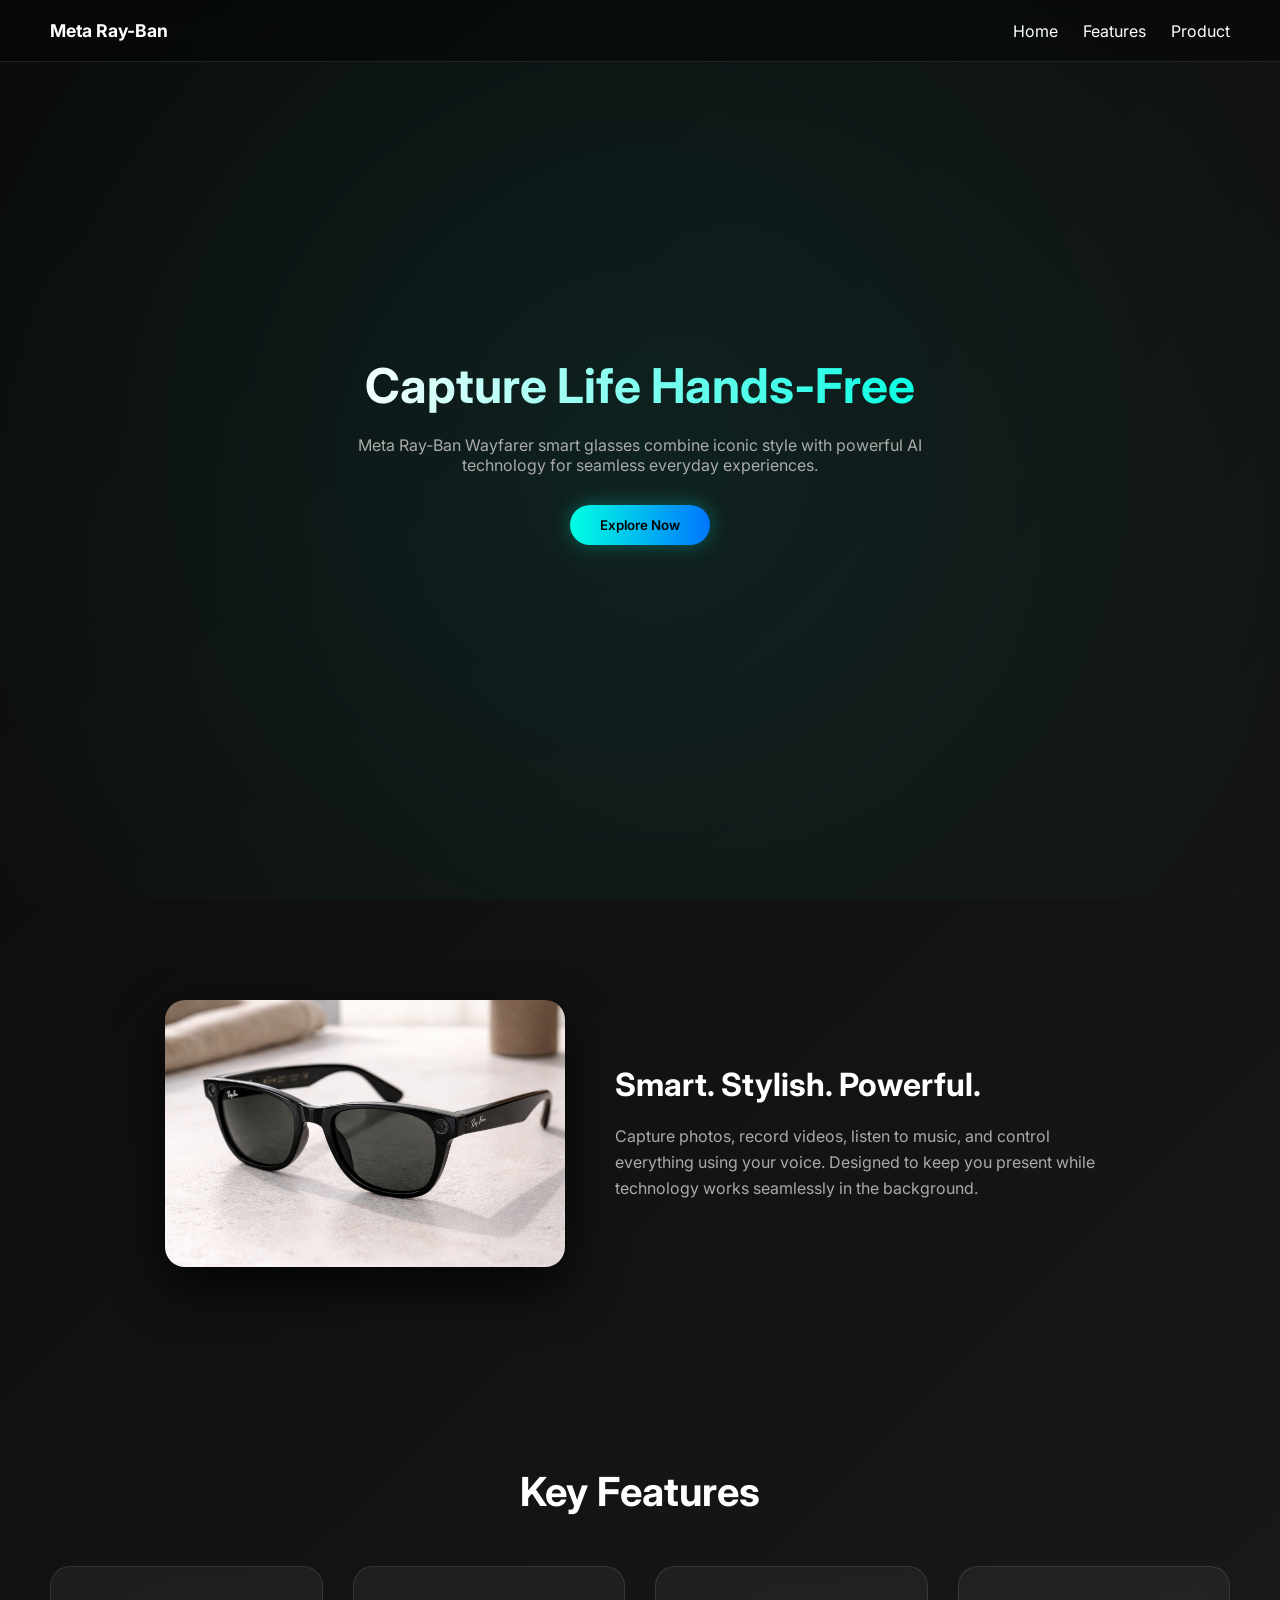
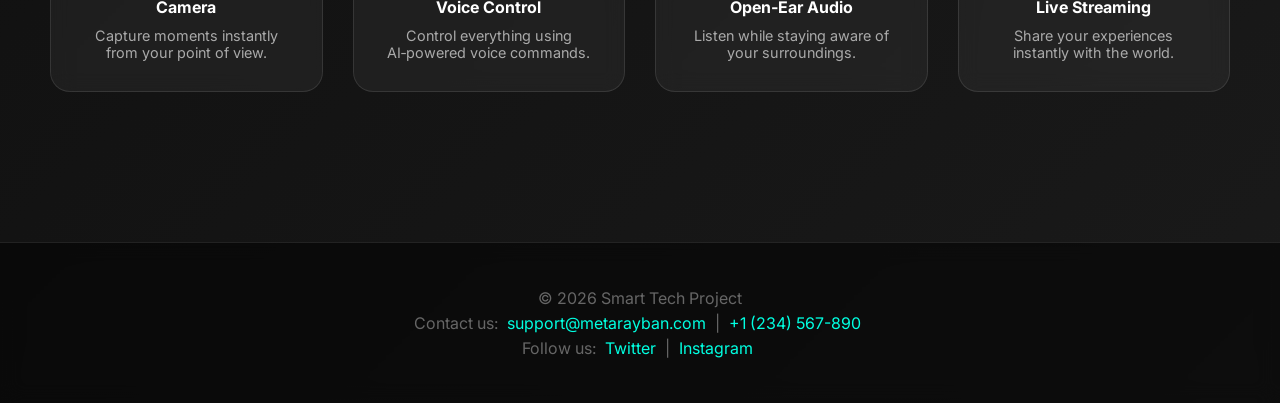
<file: index.html>
<!DOCTYPE html>
<html lang="en">

<head>
    <meta charset="UTF-8">
    <title>Meta Ray‑Ban</title>
    <meta name="viewport" content="width=device-width, initial-scale=1.0">
    <link href="https://fonts.googleapis.com/css2?family=Inter:wght@300;400;600;700&display=swap" rel="stylesheet">
    <link rel="stylesheet" href="css/index.css">
</head>

<body>

    <nav>
        <div class="logo"><b>Meta Ray-Ban</b></div>

        <div class="nav-links" id="navLinks">
            <a href="index.html">Home</a>
            <a href="features.html">Features</a>
            <a href="product.html">Product</a>
        </div>

        <div class="hamburger" id="hamburger">
            ☰
        </div>
    </nav>

    <section class="hero">
        <div class="hero-content">
            <h2>Capture Life Hands‑Free</h2>
            <p>Meta Ray‑Ban Wayfarer smart glasses combine iconic style with powerful AI technology for seamless
                everyday experiences.</p>
            <a href="javascript:void(0)">
                <button class="btn">Explore Now</button>
            </a>
        </div>
    </section>

    <section class="product">
        <img src="images/png/Ray-Ban.png" alt="">

        <div class="product-text">
            <h3>Smart. Stylish. Powerful.</h3>
            <p>
                Capture photos, record videos, listen to music, and control everything using your voice.
                Designed to keep you present while technology works seamlessly in the background.
            </p>
        </div>
    </section>

    <section class="features">
        <h2>Key Features</h2>

        <div class="grid">

            <div class="card">
                <h4>Camera</h4>
                <p>Capture moments instantly from your point of view.</p>
            </div>

            <div class="card">
                <h4>Voice Control</h4>
                <p>Control everything using AI‑powered voice commands.</p>
            </div>

            <div class="card">
                <h4>Open‑Ear Audio</h4>
                <p>Listen while staying aware of your surroundings.</p>
            </div>

            <div class="card">
                <h4>Live Streaming</h4>
                <p>Share your experiences instantly with the world.</p>
            </div>

        </div>
    </section>

    <footer>
        <p>© 2026 Smart Tech Project</p>
        <p>Contact us:
            <a href="javascript:void(0)">support@metarayban.com</a> | <a href="javascript:void(0)">+1 (234) 567-890</a>
        </p>
        <p>Follow us:
            <a href="javascript:void(0)">Twitter</a> | <a href="javascript:void(0)">Instagram</a>
        </p>
    </footer>
    <script src="js/offcanvas.js"></script>
</body>


</html>
</file>
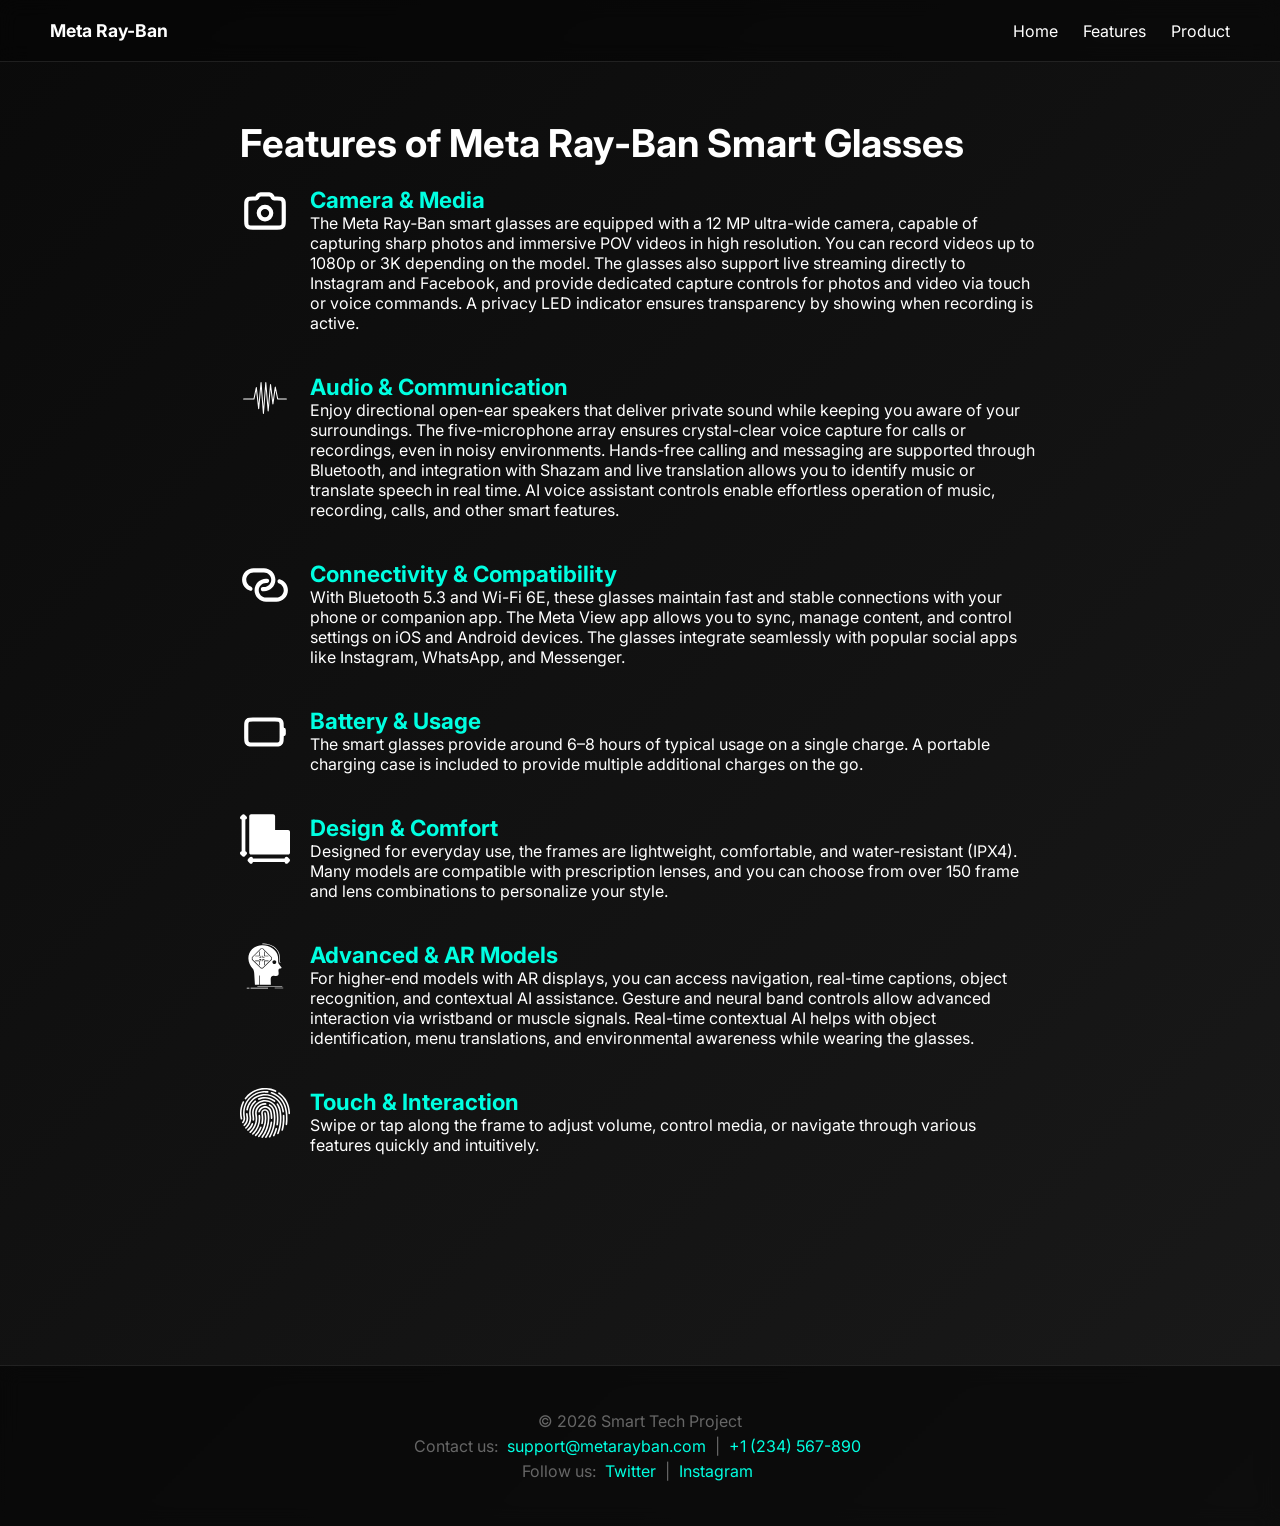
<file: features.html>
<html lang="en">

<head>
    <meta charset="UTF-8">
    <meta name="viewport" content="width=device-width, initial-scale=1.0">
    <title>Features - Meta Ray‑Ban</title>
    <link href="https://fonts.googleapis.com/css2?family=Inter:wght@300;400;600;700&display=swap" rel="stylesheet">
    <link rel="stylesheet" href="css/features.css">
</head>

<body>

    <nav>
        <div class="logo"><b>Meta Ray-Ban</b></div>

        <div class="nav-links" id="navLinks">
            <a href="index.html">Home</a>
            <a href="features.html">Features</a>
            <a href="product.html">Product</a>
        </div>

        <div class="hamburger" id="hamburger">
            ☰
        </div>
    </nav>

    <div class="container">
        <h1>Features of Meta Ray‑Ban Smart Glasses</h1>

        <div class="feature">
            <img src="images/svg/camera.svg" alt="">
            <div class="feature-text">
                <h2>Camera & Media</h2>
                <p>The Meta Ray‑Ban smart glasses are equipped with a 12 MP ultra-wide camera, capable of capturing
                    sharp photos and immersive POV videos in high resolution. You can record videos up to 1080p or 3K
                    depending on the model. The glasses also support live streaming directly to Instagram and Facebook,
                    and provide dedicated capture controls for photos and video via touch or voice commands. A privacy
                    LED indicator ensures transparency by showing when recording is active.</p>
            </div>
        </div>

        <div class="feature">
            <img src="images/svg/audio.svg" alt="">
            <div class="feature-text">
                <h2>Audio & Communication</h2>
                <p>Enjoy directional open-ear speakers that deliver private sound while keeping you aware of your
                    surroundings. The five-microphone array ensures crystal-clear voice capture for calls or recordings,
                    even in noisy environments. Hands-free calling and messaging are supported through Bluetooth, and
                    integration with Shazam and live translation allows you to identify music or translate speech in
                    real time. AI voice assistant controls enable effortless operation of music, recording, calls, and
                    other smart features.</p>
            </div>
        </div>

        <div class="feature">
            <img src="images/svg/connectivity.svg" alt="">
            <div class="feature-text">
                <h2>Connectivity & Compatibility</h2>
                <p>With Bluetooth 5.3 and Wi-Fi 6E, these glasses maintain fast and stable connections with your phone
                    or companion app. The Meta View app allows you to sync, manage content, and control settings on iOS
                    and Android devices. The glasses integrate seamlessly with popular social apps like Instagram,
                    WhatsApp, and Messenger.</p>
            </div>
        </div>

        <div class="feature">
            <img src="images/svg/battery.svg" alt="">
            <div class="feature-text">
                <h2>Battery & Usage</h2>
                <p>The smart glasses provide around 6–8 hours of typical usage on a single charge. A portable charging
                    case is included to provide multiple additional charges on the go.</p>
            </div>
        </div>

        <div class="feature">
            <img src="images/svg/design.svg" alt="">
            <div class="feature-text">
                <h2>Design & Comfort</h2>
                <p>Designed for everyday use, the frames are lightweight, comfortable, and water-resistant (IPX4). Many
                    models are compatible with prescription lenses, and you can choose from over 150 frame and lens
                    combinations to personalize your style.</p>
            </div>
        </div>

        <div class="feature">
            <img src="images/svg/advanced.svg" alt="">
            <div class="feature-text">
                <h2>Advanced & AR Models</h2>
                <p>For higher-end models with AR displays, you can access navigation, real-time captions, object
                    recognition, and contextual AI assistance. Gesture and neural band controls allow advanced
                    interaction via wristband or muscle signals. Real-time contextual AI helps with object
                    identification, menu translations, and environmental awareness while wearing the glasses.</p>
            </div>
        </div>

        <div class="feature">
            <img src="images/svg/touch.svg" alt="">
            <div class="feature-text">
                <h2>Touch & Interaction</h2>
                <p>Swipe or tap along the frame to adjust volume, control media, or navigate through various features
                    quickly and intuitively.</p>
            </div>
        </div>

    </div>

    <footer>
        <p>© 2026 Smart Tech Project</p>
        <p>Contact us:
            <a href="javascript:void(0)">support@metarayban.com</a> | <a href="javascript:void(0)">+1 (234) 567-890</a>
        </p>
        <p>Follow us:
            <a href="javascript:void(0)">Twitter</a> | <a href="javascript:void(0)">Instagram</a>
        </p>
    </footer>
    <script src="js/offcanvas.js"></script>
</body>


</html>
</file>
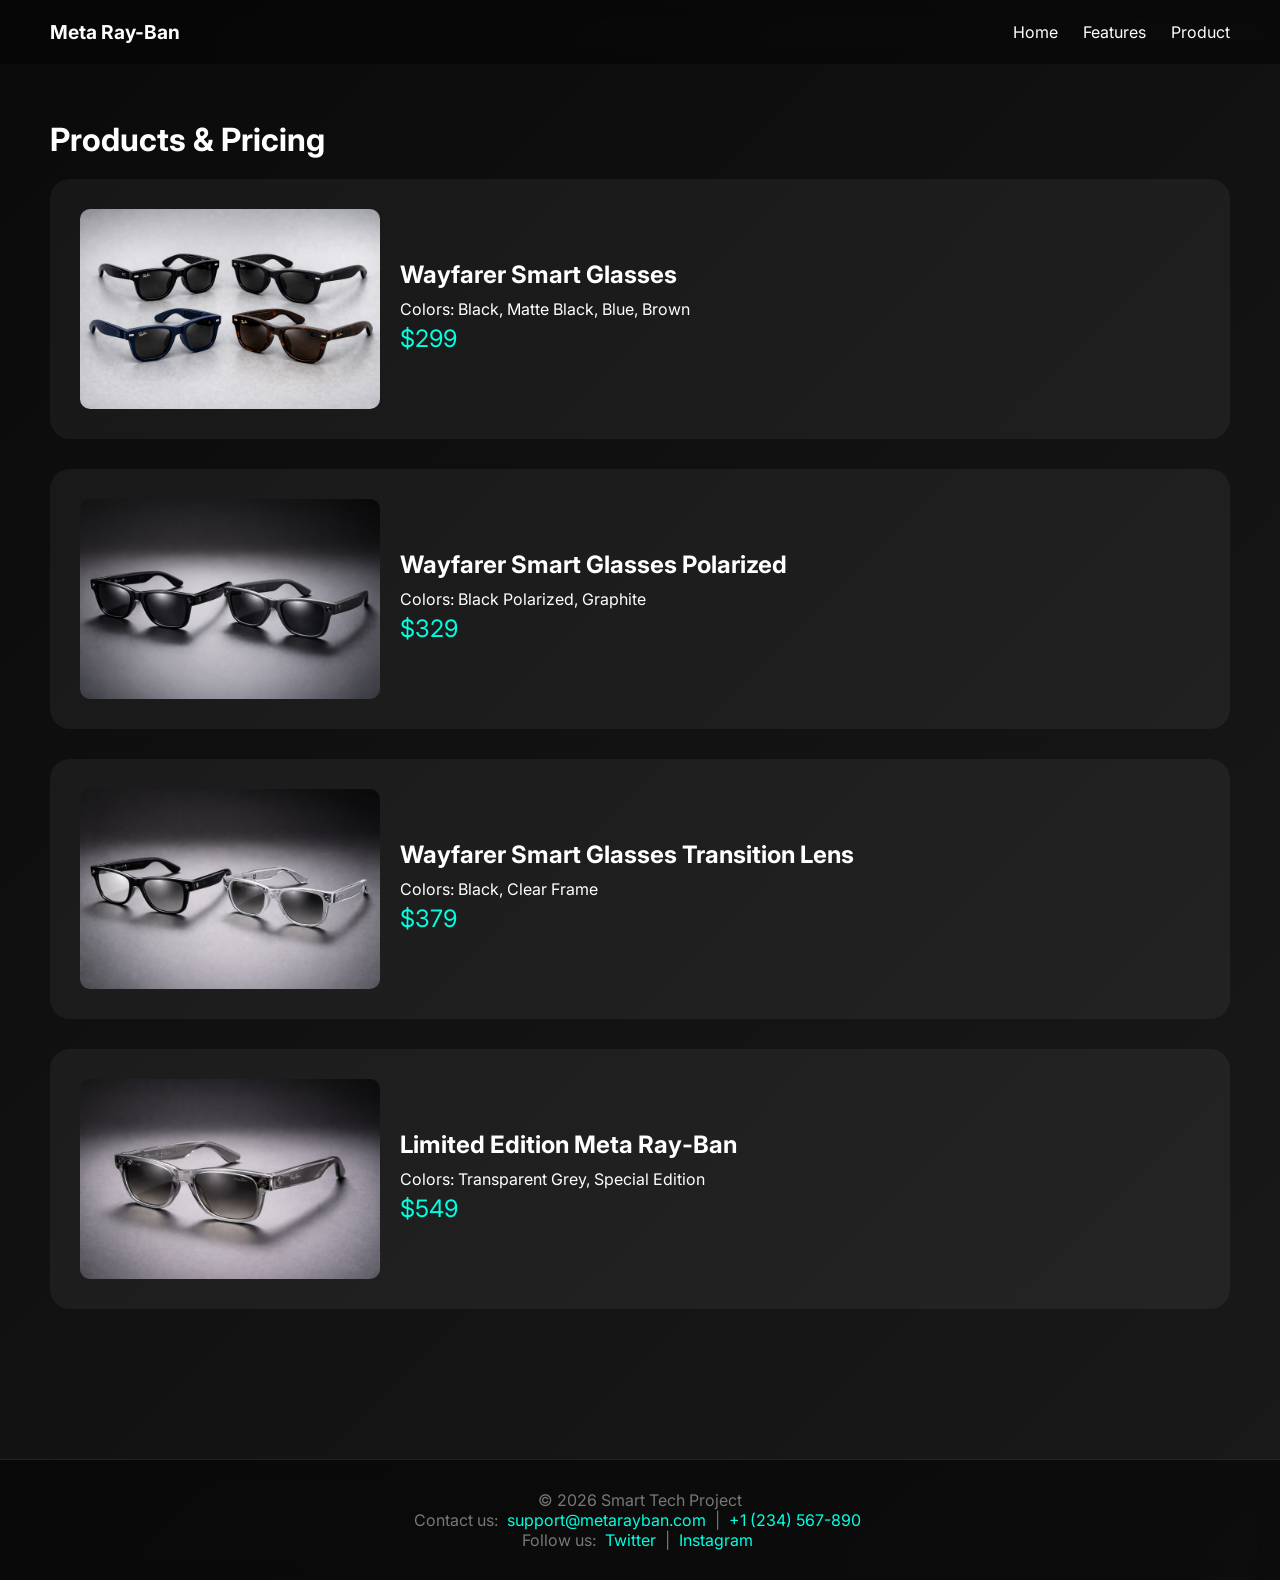
<file: product.html>
<!DOCTYPE html>
<html lang="en">

<head>
    <meta charset="UTF-8">
    <meta name="viewport" content="width=device-width, initial-scale=1.0">
    <title>Product - Meta Ray‑Ban</title>
    <link href="https://fonts.googleapis.com/css2?family=Inter:wght@300;400;600;700&display=swap" rel="stylesheet">
    <link rel="stylesheet" href="css/product.css">
</head>

<body>

    <nav>
        <div class="logo"><b>Meta Ray-Ban</b></div>

        <div class="nav-links" id="navLinks">
            <a href="index.html">Home</a>
            <a href="features.html">Features</a>
            <a href="product.html">Product</a>
        </div>

        <div class="hamburger" id="hamburger">
            ☰
        </div>
    </nav>

    <div class="container">
        <h1>Products & Pricing</h1>
        <br>

        <div class="product">
            <img src="images/png/Wayfarer Smart Glasses.png" alt="">
            <div class="product-text">
                <h2>Wayfarer Smart Glasses</h2>
                <p>Colors: Black, Matte Black, Blue, Brown</p>
                <p class="price">$299</p>
            </div>
        </div>

        <div class="product">
            <img src="images/png/Wayfarer Smart Glasses Polarized.png" alt="">
            <div class="product-text">
                <h2>Wayfarer Smart Glasses Polarized</h2>
                <p>Colors: Black Polarized, Graphite</p>
                <p class="price">$329</p>
            </div>
        </div>

        <div class="product">
            <img src="images/png/Wayfarer Smart Glasses Transition Lens.png" alt="">
            <div class="product-text">
                <h2>Wayfarer Smart Glasses Transition Lens</h2>
                <p>Colors: Black, Clear Frame</p>
                <p class="price">$379</p>
            </div>
        </div>

        <div class="product">
            <img src="images/png/Limited Edition Meta Ray‑Ban.png" alt="">
            <div class="product-text">
                <h2>Limited Edition Meta Ray‑Ban</h2>
                <p>Colors: Transparent Grey, Special Edition</p>
                <p class="price">$549</p>
            </div>
        </div>

    </div>

    <footer>
        <p>© 2026 Smart Tech Project</p>
        <p>Contact us:
            <a href="javascript:void(0)">support@metarayban.com</a> | <a href="javascript:void(0)">+1 (234) 567-890</a>
        </p>
        <p>Follow us:
            <a href="javascript:void(0)">Twitter</a> | <a href="javascript:void(0)">Instagram</a>
        </p>
    </footer>
    <script src="js/offcanvas.js"></script>
</body>


</html>
</file>
<file: css/index.css>
* {
    margin: 0;
    padding: 0;
    box-sizing: border-box;
    font-family: 'Inter', sans-serif;
}

body {
    background: linear-gradient(135deg, #0a0a0a, #121212, #1a1a1a);
    color: #ffffff;
    overflow-x: hidden;
}

nav {
    position: fixed;
    width: 100%;
    top: 0;
    padding: 20px 50px;
    display: flex;
    justify-content: space-between;
    align-items: center;
    background: rgba(0, 0, 0, .4);
    backdrop-filter: blur(10px);
    border-bottom: 1px solid rgba(255, 255, 255, .1);
    z-index: 1000;
}

.logo {
    font-size: 1.1rem;
}

.nav-links {
    display: flex;
    gap: 25px;
}

.nav-links a {
    color: white;
    text-decoration: none;
    transition: .3s;
}

.nav-links a:hover {
    color: #00ffe1;
}

.hamburger {
    display: none;
    font-size: 1.8rem;
    cursor: pointer;
}

.hero {
    height: 100vh;
    display: flex;
    justify-content: center;
    align-items: center;
    text-align: center;
    padding: 50px;
    background: radial-gradient(circle at center, rgba(0, 255, 225, 0.08), transparent);
}

.hero-content {
    animation: fadeUp 1.5s ease;
}

.hero h2 {
    font-size: 3rem;
    margin-bottom: 20px;
    background: linear-gradient(90deg, #ffffff, #00ffe1);
    background-clip: text;
    -webkit-background-clip: text;
    -webkit-text-fill-color: transparent;
}

.hero p {
    color: #aaa;
    max-width: 600px;
    margin: auto;
    margin-bottom: 30px;
}

.btn {
    padding: 12px 30px;
    border-radius: 30px;
    border: none;
    background: linear-gradient(90deg, #00ffe1, #0077ff);
    color: black;
    font-weight: 600;
    cursor: pointer;
    transition: 0.3s;
    box-shadow: 0 0 20px rgba(0, 255, 225, 0.3);
}

.btn:hover {
    transform: scale(1.05);
    box-shadow: 0 0 40px rgba(0, 255, 225, 0.6);
}

.product {
    padding: 100px 50px;
    display: flex;
    flex-wrap: wrap;
    align-items: center;
    justify-content: center;
    gap: 50px;
}

.product img {
    width: 400px;
    border-radius: 20px;
    box-shadow: 0 20px 50px rgba(0, 0, 0, 0.8);
    transition: 0.5s;
}

.product img:hover {
    transform: rotateY(10deg) rotateX(5deg) scale(1.05);
}

.product-text {
    max-width: 500px;
}

.product-text h3 {
    font-size: 2rem;
    margin-bottom: 20px;
}

.product-text p {
    color: #aaa;
    line-height: 1.6;
}

.features {
    padding: 100px 50px;
    text-align: center;
}

.features h2 {
    margin-bottom: 50px;
    font-size: 2.5rem;
}

.grid {
    display: grid;
    grid-template-columns: repeat(auto-fit, minmax(250px, 1fr));
    gap: 30px;
}

.card {
    background: rgba(255, 255, 255, 0.05);
    padding: 30px;
    border-radius: 20px;
    backdrop-filter: blur(10px);
    border: 1px solid rgba(255, 255, 255, 0.1);
    transition: 0.4s;
}

.card:hover {
    transform: translateY(-10px) scale(1.02);
    box-shadow: 0 20px 40px rgba(0, 255, 225, 0.2);
}

.card h4 {
    margin-bottom: 10px;
}

.card p {
    color: #aaa;
    font-size: 0.9rem;
}

footer {
    padding: 40px;
    text-align: center;
    border-top: 1px solid rgba(255, 255, 255, 0.1);
    background: rgba(0, 0, 0, 0.5);
    backdrop-filter: blur(10px);
    margin-top: 50px;
}

footer p {
    color: #666;
    margin: 5px 0;
}

footer a {
    color: #00ffe1;
    text-decoration: none;
    margin: 0 5px;
    transition: 0.3s;
}

footer a:hover {
    text-decoration: underline;
}

@keyframes fadeUp {
    from {
        opacity: 0;
        transform: translateY(40px);
    }

    to {
        opacity: 1;
        transform: translateY(0);
    }
}

@media (max-width: 1024px) {
    .product img {
        width: 300px;
    }

    .product-text {
        max-width: 100%;
        text-align: center;
    }
}

@media (max-width: 768px) {
    nav {
        padding: 15px 20px;
    }

    .nav-links {
        position: fixed;
        top: 0;
        right: -100%;
        height: 100vh;
        width: 260px;
        background: #111;
        flex-direction: column;
        padding: 120px 30px;
        gap: 30px;
        transition: 0.3s ease;
        box-shadow: -5px 0 20px rgba(0, 0, 0, 0.4);
        z-index: 999;
    }

    .nav-links.active {
        right: 0;
    }

    .hamburger {
        display: block;
    }

    .hero h2 {
        font-size: 2rem;
    }

    .hero p {
        font-size: 0.9rem;
    }

    .btn {
        padding: 10px 25px;
    }

    .product {
        padding: 50px 20px;
        flex-direction: column;
        gap: 30px;
    }

    .features {
        padding: 50px 20px;
    }

    .features h2 {
        font-size: 2rem;
        margin-bottom: 30px;
    }

    .grid {
        grid-template-columns: 1fr;
    }
}
</file>
<file: css/features.css>
* {
    margin: 0;
    padding: 0;
    box-sizing: border-box;
    font-family: 'Inter', sans-serif;
}

body {
    background: linear-gradient(135deg, #0a0a0a, #121212, #1a1a1a);
    color: #ffffff;
    overflow-x: hidden;
}

nav {
    position: fixed;
    width: 100%;
    top: 0;
    padding: 15px 20px;
    display: flex;
    justify-content: space-between;
    align-items: center;
    background: rgba(0, 0, 0, .4);
    backdrop-filter: blur(10px);
    border-bottom: 1px solid rgba(255, 255, 255, .1);
    z-index: 1000;
}

.logo {
    font-size: 1.1rem;
}

.nav-links {
    display: flex;
    gap: 25px;
}

.nav-links a {
    color: white;
    text-decoration: none;
    transition: .3s;
}

.nav-links a:hover {
    color: #00ffe1;
}

.hamburger {
    display: none;
    font-size: 1.8rem;
    cursor: pointer;
}

.container {
    padding: 100px 20px 40px 20px;
    max-width: 900px;
    margin: auto;
}

h1 {
    margin-bottom: 20px;
    font-size: 1.8rem;
}

h2 {
    margin-top: 0;
    color: #00ffe1;
    font-size: 1.2rem;
}

p {
    margin-bottom: 15px;
}

.feature {
    display: flex;
    flex-direction: column;
    align-items: flex-start;
    gap: 15px;
    margin-bottom: 25px;
}

.feature img {
    width: 40px;
    height: 40px;
    flex-shrink: 0;
}

.feature-text {
    flex: 1;
}

footer {
    padding: 40px;
    text-align: center;
    border-top: 1px solid rgba(255, 255, 255, 0.1);
    background: rgba(0, 0, 0, 0.5);
    backdrop-filter: blur(10px);
    margin-top: 50px;
}

footer p {
    color: #666;
    margin: 5px 0;
}

footer a {
    color: #00ffe1;
    text-decoration: none;
    margin: 0 5px;
    transition: 0.3s;
}

footer a:hover {
    text-decoration: underline;
}

@media (max-width: 768px) {
    .hamburger {
        display: block;
    }

    .nav-links {
        position: fixed;
        top: 0;
        right: -100%;
        height: 100vh;
        width: 260px;
        background: #111;
        flex-direction: column;
        padding: 120px 30px;
        gap: 30px;
        transition: 0.3s ease;
        box-shadow: -5px 0 20px rgba(0, 0, 0, 0.4);
    }

    .nav-links.active {
        right: 0;
    }
}

@media (min-width: 768px) {
    nav {
        padding: 20px 50px;
    }

    .container {
        padding: 120px 50px;
    }

    h1 {
        font-size: 2.4rem;
    }

    h2 {
        font-size: 1.4rem;
    }

    .feature {
        flex-direction: row;
        gap: 20px;
    }

    .feature img {
        width: 50px;
        height: 50px;
    }

}
</file>
<file: css/product.css>
* {
    margin: 0;
    padding: 0;
    box-sizing: border-box;
    font-family: 'Inter', sans-serif;
}

body {
    background: linear-gradient(135deg, #0a0a0a, #121212, #1a1a1a);
    color: white;
    overflow-x: hidden;
}

nav {
    position: fixed;
    width: 100%;
    top: 0;
    padding: 20px 50px;
    display: flex;
    justify-content: space-between;
    align-items: center;
    background: rgba(0, 0, 0, .4);
    backdrop-filter: blur(10px);
    z-index: 1000;
}

.logo {
    font-size: 1.2rem;
    font-weight: 600;
}

.nav-links {
    display: flex;
    gap: 25px;
}

.nav-links a {
    color: white;
    text-decoration: none;
    transition: 0.3s;
}

.nav-links a:hover {
    color: #00ffe1;
}

.hamburger {
    display: none;
    font-size: 1.8rem;
    cursor: pointer;
}

.container {
    padding: 120px 50px;
}

.product {
    display: flex;
    align-items: center;
    gap: 20px;
    background: rgba(255, 255, 255, .05);
    padding: 30px;
    border-radius: 20px;
    margin-bottom: 30px;
    transition: .3s;
}

.product:hover {
    transform: scale(1.02);
    box-shadow: 0 0 30px rgba(0, 255, 225, .3);
}

.product img {
    width: 300px;
    height: auto;
    border-radius: 10px;
}

.product-text h2 {
    margin-bottom: 10px;
}

.product-text p {
    margin-bottom: 5px;
}

.price {
    color: #00ffe1;
    font-size: 1.5rem;
}

footer {
    text-align: center;
    padding: 30px;
    color: #777;
    border-top: 1px solid rgba(255, 255, 255, .1);
    background: rgba(0, 0, 0, 0.5);
    backdrop-filter: blur(10px);
}

footer a {
    color: #00ffe1;
    text-decoration: none;
    margin: 0 5px;
    transition: 0.3s;
}

footer a:hover {
    text-decoration: underline;
}

@media (max-width: 1024px) {
    .product {
        flex-direction: column;
        text-align: center;
    }

    .product img {
        width: 250px;
    }
}

@media (max-width: 768px) {
    nav {
        padding: 15px 20px;
    }

    .hamburger {
        display: block;
    }

    .nav-links {
        position: fixed;
        top: 0;
        right: -100%;
        height: 100vh;
        width: 260px;
        background: #111;
        flex-direction: column;
        padding: 120px 30px;
        gap: 30px;
        transition: 0.3s ease;
        box-shadow: -5px 0 20px rgba(0, 0, 0, 0.4);
        z-index: 999;
    }

    .nav-links.active {
        right: 0;
    }

    .container {
        padding: 80px 20px;
    }

    .product img {
        width: 200px;
    }
}
</file>
